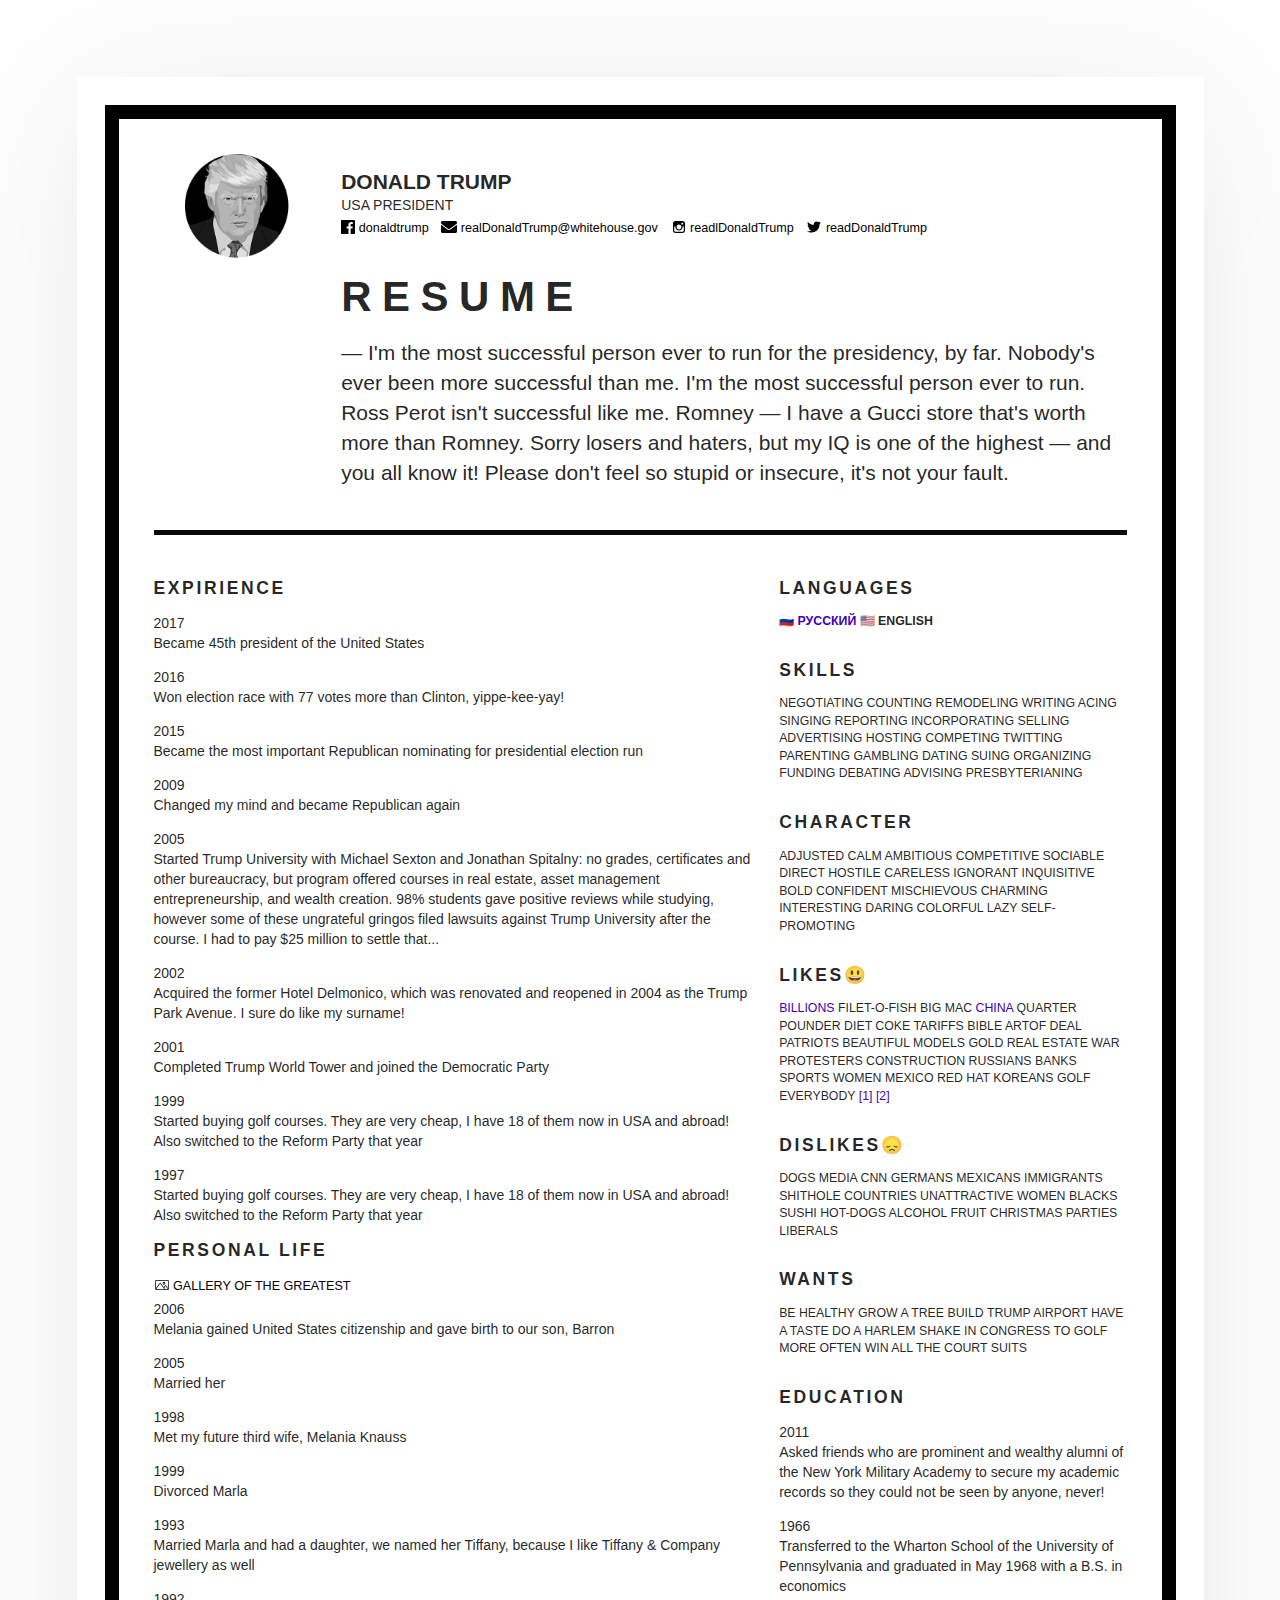
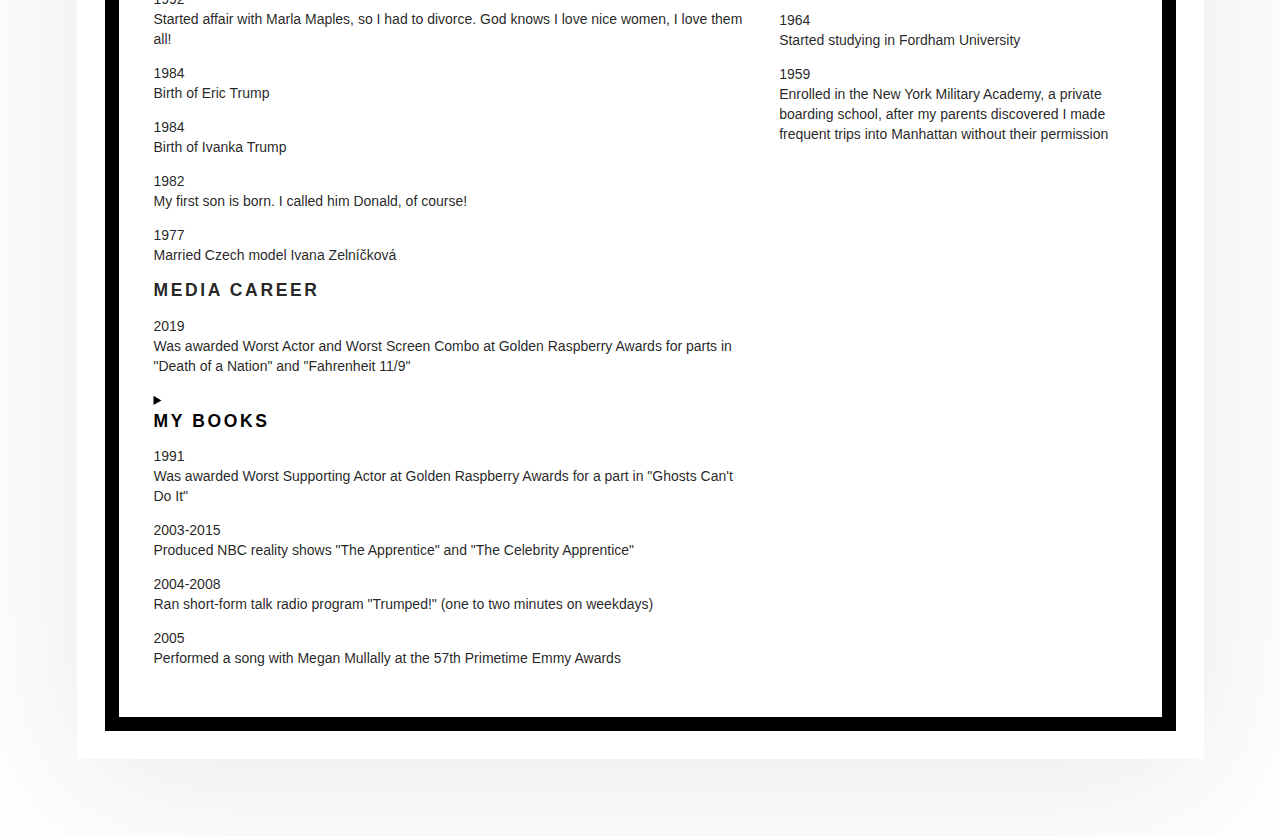
<file: index.html>
<!DOCTYPE html>
<html>
  <head>
      <script async src="https://www.googletagmanager.com/gtag/js?id=UA-135348958-1"></script>
      <script>
        window.dataLayer = window.dataLayer || [];
        function gtag(){dataLayer.push(arguments);}
        gtag('js', new Date());
        gtag('config', 'UA-135348958-1');
      
      </script>
      
      <meta name="description" content="My very own personal website.">
    <meta charset="UTF-8" />
    <meta name="viewport" content="width=device-width, maximum-scale=1.0, minimum-scale=1.0">
    <link rel="stylesheet" type= "text/css" href="base.css">
    <link rel="shortcut icon" href="images/favicon.ico" type="image/x-icon">
    <title>Resume</title>
  </head>
  <body>
    <main>
      <article>
        <div class="page" style="border-color: black;">
          <div class="stackable grid">
            <div class="row">
              <div class="three wide center aligned column">
                  <div class="avatar-wrapper">
                      
                    <object class="avatar" data="images/1.png" role="png" aria-label="My profile picture"></object>
                  
                    </div>
              </div>
              <div class="thirteen wide column">
                <div class="stackable grid">
                  <div class="sixteen wide column">
                    <h1 class="name">Donald Trump</h1>
<div class="job">USA PRESIDENT</div>
<ul class="contacts">
  <li>
    <a href="https://www.fb.com/DonaldTrump" rel="author" class="facebook">
      <svg class="icon" xmlns="http://www.w3.org/2000/svg" viewBox="0 0 448 512"><path d="M448 56.7v398.5c0 13.7-11.1 24.7-24.7 24.7H309.1V306.5h58.2l8.7-67.6h-67v-43.2c0-19.6 5.4-32.9 33.5-32.9h35.8v-60.5c-6.2-.8-27.4-2.7-52.2-2.7-51.6 0-87 31.5-87 89.4v49.9h-58.4v67.6h58.4V480H24.7C11.1 480 0 468.9 0 455.3V56.7C0 43.1 11.1 32 24.7 32h398.5c13.7 0 24.8 11.1 24.8 24.7z"/></svg>
      <span>donaldtrump</span>
    </a>
  </li>
  <li>
    <a href="realDonaldTrump@whitehouse.gov" rel="author" class="mail">
      <svg class="icon" xmlns="http://www.w3.org/2000/svg" viewBox="0 0 512 512"><path d="M502.3 190.8c3.9-3.1 9.7-.2 9.7 4.7V400c0 26.5-21.5 48-48 48H48c-26.5 0-48-21.5-48-48V195.6c0-5 5.7-7.8 9.7-4.7 22.4 17.4 52.1 39.5 154.1 113.6 21.1 15.4 56.7 47.8 92.2 47.6 35.7.3 72-32.8 92.3-47.6 102-74.1 131.6-96.3 154-113.7zM256 320c23.2.4 56.6-29.2 73.4-41.4 132.7-96.3 142.8-104.7 173.4-128.7 5.8-4.5 9.2-11.5 9.2-18.9v-19c0-26.5-21.5-48-48-48H48C21.5 64 0 85.5 0 112v19c0 7.4 3.4 14.3 9.2 18.9 30.6 23.9 40.7 32.4 173.4 128.7 16.8 12.2 50.2 41.8 73.4 41.4z"></path></svg>
      <span>realDonaldTrump@whitehouse.gov</span>
    </a>
  </li>
  <li>
    <a href="https://www.instagram.com/realDonaldTrump/"  rel="author" class="instagram">
      <svg class="icon" viewBox="0 0 20 20">
          <path d="M14.52,2.469H5.482c-1.664,0-3.013,1.349-3.013,3.013v9.038c0,1.662,1.349,3.012,3.013,3.012h9.038c1.662,0,3.012-1.35,3.012-3.012V5.482C17.531,3.818,16.182,2.469,14.52,2.469 M13.012,4.729h2.26v2.259h-2.26V4.729z M10,6.988c1.664,0,3.012,1.349,3.012,3.012c0,1.664-1.348,3.013-3.012,3.013c-1.664,0-3.012-1.349-3.012-3.013C6.988,8.336,8.336,6.988,10,6.988 M16.025,14.52c0,0.831-0.676,1.506-1.506,1.506H5.482c-0.831,0-1.507-0.675-1.507-1.506V9.247h1.583C5.516,9.494,5.482,9.743,5.482,10c0,2.497,2.023,4.52,4.518,4.52c2.494,0,4.52-2.022,4.52-4.52c0-0.257-0.035-0.506-0.076-0.753h1.582V14.52z"></path>
        </svg>
      <span>readlDonaldTrump</span>
    </a>
  </li>
  <li>
    <a href="https://twitter.com/realDonaldTrump" rel="author" class="twitter">
      <svg class="icon" viewBox="0 0 20 20">
          <path  d="M18.258,3.266c-0.693,0.405-1.46,0.698-2.277,0.857c-0.653-0.686-1.586-1.115-2.618-1.115c-1.98,0-3.586,1.581-3.586,3.53c0,0.276,0.031,0.545,0.092,0.805C6.888,7.195,4.245,5.79,2.476,3.654C2.167,4.176,1.99,4.781,1.99,5.429c0,1.224,0.633,2.305,1.596,2.938C2.999,8.349,2.445,8.19,1.961,7.925C1.96,7.94,1.96,7.954,1.96,7.97c0,1.71,1.237,3.138,2.877,3.462c-0.301,0.08-0.617,0.123-0.945,0.123c-0.23,0-0.456-0.021-0.674-0.062c0.456,1.402,1.781,2.422,3.35,2.451c-1.228,0.947-2.773,1.512-4.454,1.512c-0.291,0-0.575-0.016-0.855-0.049c1.588,1,3.473,1.586,5.498,1.586c6.598,0,10.205-5.379,10.205-10.045c0-0.153-0.003-0.305-0.01-0.456c0.7-0.499,1.308-1.12,1.789-1.827c-0.644,0.28-1.334,0.469-2.06,0.555C17.422,4.782,17.99,4.091,18.258,3.266"></path>
        </svg>
      <span>readDonaldTrump</span>
    </a>
  </li>
</ul>
                  </div>
                  <div class="sixteen wide mobile only column">
                    <div class="divider"></div>
                  </div>
                  <div class="sixteen wide column">
                    <h2>Resume</h2>
                    <p>― I'm the most successful person ever to run for the presidency, by far. Nobody's ever been more successful than me. I'm the most successful person ever to run. Ross Perot isn't successful like me. Romney ― I have a Gucci store that's worth more than Romney. Sorry losers and haters, but my IQ is one of the highest ― and you all know it! Please don't feel so stupid or insecure, it's not your fault.
                    </p>
                  </div>
                </div>
              </div>
            </div>
            <div class="row">
              <div class="sixteen wide column">
                <div class="fat divider"></div>
              </div>
            </div>
            <div class="row">
              <div class="ten wide column">
                  <section>
                <ul class="timeline">
                  <h3>EXPIRIENCE</h3>
                    <li>
                      <p>2017</p>
                      <p>Became 45th president of the United States</p>
                    </li>
                    <li>
                        <p>2016</p>
                        <p>Won election race with 77 votes more than Clinton, yippe-kee-yay!</p>
                      </li>
                      <li>
                          <p>2015</p>
                          <p>Became the most important Republican nominating for presidential election run</p>
                        </li>
                        <li>
                            <p>2009</p>
                            <p>Changed my mind and became Republican again</p>
                          </li>
                          <li>
                              <p>2005</p>
                              <p>Started Trump University with Michael Sexton and Jonathan Spitalny: no grades, certificates and other bureaucracy, but program offered courses in real estate, asset management entrepreneurship, and wealth creation. 98% students gave positive reviews while studying, however some of these ungrateful gringos filed lawsuits against Trump University after the course. I had to pay $25 million to settle that...</p>
                            </li>
                            <li>
                                <p>2002</p>
                                <p>Acquired the former Hotel Delmonico, which was renovated and reopened in 2004 as the Trump Park Avenue. I sure do like my surname!</p>
                              </li>
                              <li>
                                  <p>2001</p>
                                  <p>Completed Trump World Tower and joined the Democratic Party</p>
                                </li>
                                <li>
                                    <p>1999</p>
                                    <p>Started buying golf courses. They are very cheap, I have 18 of them now in USA and abroad! Also switched to the Reform Party that year</p>
                                  </li>
                                  <li>
                                      <p>1997</p>
                                      <p>Started buying golf courses. They are very cheap, I have 18 of them now in USA and abroad! Also switched to the Reform Party that year</p>
                                    </li>
                                  
                                  
                                    <h3>PERSONAL LIFE</h3>
                                    <ul class="contacts">
                                    <li>
                                    <a href="gallery.html"  rel="author" class = "gallery">
                                      <svg class="icon" viewBox="0 0 20 20">
                                                    <path d="M18.555,15.354V4.592c0-0.248-0.202-0.451-0.45-0.451H1.888c-0.248,0-0.451,0.203-0.451,0.451v10.808c0,0.559,0.751,0.451,0.451,0.451h16.217h0.005C18.793,15.851,18.478,14.814,18.555,15.354 M2.8,14.949l4.944-6.464l4.144,5.419c0.003,0.003,0.003,0.003,0.003,0.005l0.797,1.04H2.8z M13.822,14.949l-1.006-1.317l1.689-2.218l2.688,3.535H13.822z M17.654,14.064l-2.791-3.666c-0.181-0.237-0.535-0.237-0.716,0l-1.899,2.493l-4.146-5.42c-0.18-0.237-0.536-0.237-0.716,0l-5.047,6.598V5.042h15.316V14.064z M12.474,6.393c-0.869,0-1.577,0.707-1.577,1.576s0.708,1.576,1.577,1.576s1.577-0.707,1.577-1.576S13.343,6.393,12.474,6.393 M12.474,8.645c-0.371,0-0.676-0.304-0.676-0.676s0.305-0.676,0.676-0.676c0.372,0,0.676,0.304,0.676,0.676S12.846,8.645,12.474,8.645"></path>
                                                  </svg>
                                          <span>GALLERY OF THE GREATEST</span>
                                    </a>
                                    </li>
                                    </ul>
                                    
                                    <li>
                                      <p>2006</p>
                                      <p>Melania gained United States citizenship and gave birth to our son, Barron</p>
                                    </li>
                                    <li>
                                      <p>2005</p>
                                      <p>Married her</p>
                                    </li>
                                    <li>
                                      <p>1998</p>
                                      <p>Met my future third wife, Melania Knauss</p>
                                    </li>
                                    <li>
                                      <p>1999</p>
                                      <p>Divorced Marla</p>
                                    </li>
                                    <li>
                                      <p>1993</p>
                                      <p>Married Marla and had a daughter, we named her Tiffany, because I like Tiffany & Company jewellery as well</p>
                                    </li>
                                    <li>
                                      <p>1992</p>
                                      <p>Started affair with Marla Maples, so I had to divorce. God knows I love nice women, I love them all!</p>
                                    </li>
                                    <li>
                                      <p>1984</p>
                                      <p>Birth of Eric Trump</p>
                                    </li>
                                    <li>
                                      <p>1984</p>
                                      <p>Birth of Ivanka Trump</p>
                                    </li>
                                    <li>
                                      <p>1982</p>
                                      <p>My first son is born. I called him Donald, of course!</p>
                                    </li>
                                    <li>
                                      <p>1977</p>
                                      <p>Married Czech model Ivana Zelníčková</p>
                                    </li>
                                    <h3>MEDIA CAREER</h3>
                                    <li>
                                      <p>2019</p>
                                      <p>Was awarded Worst Actor and Worst Screen Combo at Golden Raspberry Awards for parts in "Death of a Nation" and "Fahrenheit 11/9"</p>
                                    </li>
                                    <details>
                                    <summary class="setup"><h3>MY BOOKS</h3>
                                    </summary>
                                    <span class="punchline">
                                    <li>
                                      <p>2015</p>
                                      <p>Published a book "Crippled America: How to Make America Great Again"</p>
                                    </li>
                                    <li>
                                      <p>2011</p>
                                      <p>Published a book "Time to Get Tough: Making America #1 Again" in coauthorship with Wynton Hall, Peter Schweizer and Meredith McIver.
                                          Published a book "Midas Touch: Why Some Entrepreneurs Get Rich – And Why Most Don't" in coauthorship with Robert Kiyosaki.
                                          Published a book "Trump Tower" in coauthorship with Jeffrey Robinson

                                      </p>
                                    </li>
                                    <li>
                                      <p>2009</p>
                                      <p>Published a book "Think Like a Champion: An Informal Education in Business and Life" in coauthorship with Meredith McIver</p>
                                    </li>
                                    <li>
                                      <p>2008</p>
                                      <p>Published a book "Never Give Up: How I Turned My Biggest Challenges into Success" in coauthorship with Meredith McIver</p>
                                    </li>
                                    <li>
                                      <p>2007</p>
                                      <p>Published a book "Think Big and Kick Ass" in coauthorship with Bill Zanker.
                                        Published a book "Why We Want You to Be Rich" in coauthorship with Meredith McIver and Robert Kiyosaki
                                      </p>
                                    </li>
                                    <li>
                                      <p>2006</p>
                                      <p>Published a book "Why We Want You to Be Rich" in coauthorship with Meredith McIver and Robert Kiyosaki.
                                        Published a book "How to Build a Fortune: Your Plan for Success From the World's Most Famous Businessman".
                                        Published a book "The Best Real Estate Advice I Ever Received: 100 Top Experts Share Their Strategies". 
                                        Published a book "Trump 101: The Way to Success" in coauthorship with Meredith McIver
                                      </p>
                                    </li>
                                    <li>
                                      <p>2005</p>
                                      <p>Published a book "The Best Golf Advice I Ever Received". 
                                        Performed a song with Megan Mullally at the 57th Primetime Emmy Awards. 
                                      </p>
                                    </li>
                                    <li>
                                      <p>2004</p>
                                      <p>Published a book "Trump: How to Get Rich" in coauthorship with Meredith McIver. 
                                        Published a book "The Way to the Top: The Best Business Advice I Ever Received". 
                                        Published a book "Think Like a Billionaire: Everything You Need to Know About Success, Real Estate, and Life" in coauthorship with Meredith McIver

                                      </p>
                                    </li>
                                    <li>
                                      <p>2000</p>
                                      <p>Published a book "Trump: The America We Deserve" in coauthorship with Dave Shiflett</p>
                                    </li>
                                    <li>
                                      <p>1997</p>
                                      <p>Published a book "Trump: The Art of the Comeback" in coauthorship with Kate Bohner</p>
                                    </li>
                                    <li>
                                      <p>1990</p>
                                      <p>Published a book "Trump: Surviving at the Top" in coauthorship with Charles Leerhsen</p>
                                    </li>
                                    <li>
                                      <p>1987</p>
                                      <p>Published a book "Trump: The Art of the Deal" in coauthorship with Tony Shwartz</p>
                                    </li>
                                  </span>
                                  
                                  </details>
                                  <li>
                                      <p>1991</p>
                                      <p>Was awarded Worst Supporting Actor at Golden Raspberry Awards for a part in "Ghosts Can't Do It"</p>
                                    </li>
                                    <li>
                                        <p>2003-2015</p>
                                        <p>Produced NBC reality shows "The Apprentice" and "The Celebrity Apprentice"</p>
                                      </li>
                                      <li>
                                          <p>2004-2008</p>
                                          <p>Ran short-form talk radio program "Trumped!" (one to two minutes on weekdays)</p>
                                        </li>
                                        <li>
                                            <p>2005</p>
                                            <p>Performed a song with Megan Mullally at the 57th Primetime Emmy Awards</p>
                                          </li>
                              </ul>
                            </section>
                              
                                    
                </ul>
              </div>
              <div class="six wide column">
                  <section>
                      <h3>Languages</h3>
                      <p class="tags small"> <a href="rus.html" hreflang="ru" rel="alternate" class="language" lang="ru">&#x1f1f7;&#x1f1fa; <span>РУССКИЙ</span></a> <span class="language" lang="en">&#x1f1fa;&#x1f1f8; ENGLISH</span></p>
                    </section>
                    <section>
                      <h3>Skills</h3>
                      <p class="tags small">NEGOTIATING COUNTING REMODELING WRITING ACING SINGING REPORTING INCORPORATING SELLING ADVERTISING HOSTING COMPETING TWITTING PARENTING GAMBLING DATING SUING ORGANIZING FUNDING DEBATING ADVISING PRESBYTERIANING</p>
                    </section>
                    <section>
                      <h3>Character</h3>
                      <p class="tags small">ADJUSTED CALM AMBITIOUS COMPETITIVE SOCIABLE DIRECT HOSTILE CARELESS IGNORANT INQUISITIVE BOLD CONFIDENT MISCHIEVOUS CHARMING INTERESTING DARING COLORFUL LAZY SELF-PROMOTING</p>
                    </section>
                    <section>
                      <h3>Likes&#x1f603;</h3>
                      <p class="tags small"><a href = "https://www.youtube.com/watch?v=u_aLESDql1U" rel = "external" target = "_blank">BILLIONS</a> FILET-O-FISH BIG MAC <a href = "https://www.youtube.com/watch?v=RDrfE9I8_hs" rel = "external" target = "_blank">CHINA</a> 
                        QUARTER POUNDER DIET COKE TARIFFS BIBLE ARTOF DEAL PATRIOTS BEAUTIFUL MODELS GOLD REAL ESTATE WAR PROTESTERS CONSTRUCTION RUSSIANS BANKS SPORTS WOMEN MEXICO RED HAT KOREANS GOLF EVERYBODY 
                         <a href = "https://www.youtube.com/watch?v=0f9ysmciWUk" rel = "external" target = "_blank">[1]</a>
                          <a href = "https://www.youtube.com/watch?v=TTdmKaXAfAs" rel = "external" target = "_blank">[2]</a>
                        </p>
                    </section>
                    <section>
                      <h3>Dislikes&#x1f61e;</h3>
                      <p class="tags small">DOGS MEDIA CNN GERMANS MEXICANS IMMIGRANTS SHITHOLE COUNTRIES UNATTRACTIVE WOMEN BLACKS SUSHI HOT-DOGS ALCOHOL FRUIT CHRISTMAS PARTIES LIBERALS</p>
                    </section>
                    <section>
                      <h3>Wants</h3>
                      <p class="tags small bulleted">BE HEALTHY GROW A TREE BUILD TRUMP AIRPORT HAVE A TASTE DO A HARLEM SHAKE IN CONGRESS TO GOLF MORE OFTEN WIN ALL THE COURT SUITS</p>
                    </section>
                    <section>
                      <ul class = "timeline">
                        <h3>Education</h3>
                        <li>
                            <p>2011</p>
                            <p>Asked friends who are prominent and wealthy alumni of the New York Military Academy to secure my academic records so they could not be seen by anyone, never!</p>
                          </li>
                          <li>
                              <p>1966</p>
                              <p>Transferred to the Wharton School of the University of Pennsylvania and graduated in May 1968 with a B.S. in economics</p>
                            </li>
                            <li>
                                <p>1964</p>
                                <p>Started studying in Fordham University</p>
                              </li>
                              <li>
                                  <p>1959</p>
                                  <p>Enrolled in the New York Military Academy, a private boarding school, after my parents discovered I made frequent trips into Manhattan without their permission</p>
                                </li>
                          
                        
                      </section>
                    </ul>
                      
                <!-- Articles -->
              </div>
            </div>
          </div>
        </div>
      </article>
    </main>
  </body>
</html>
</file>
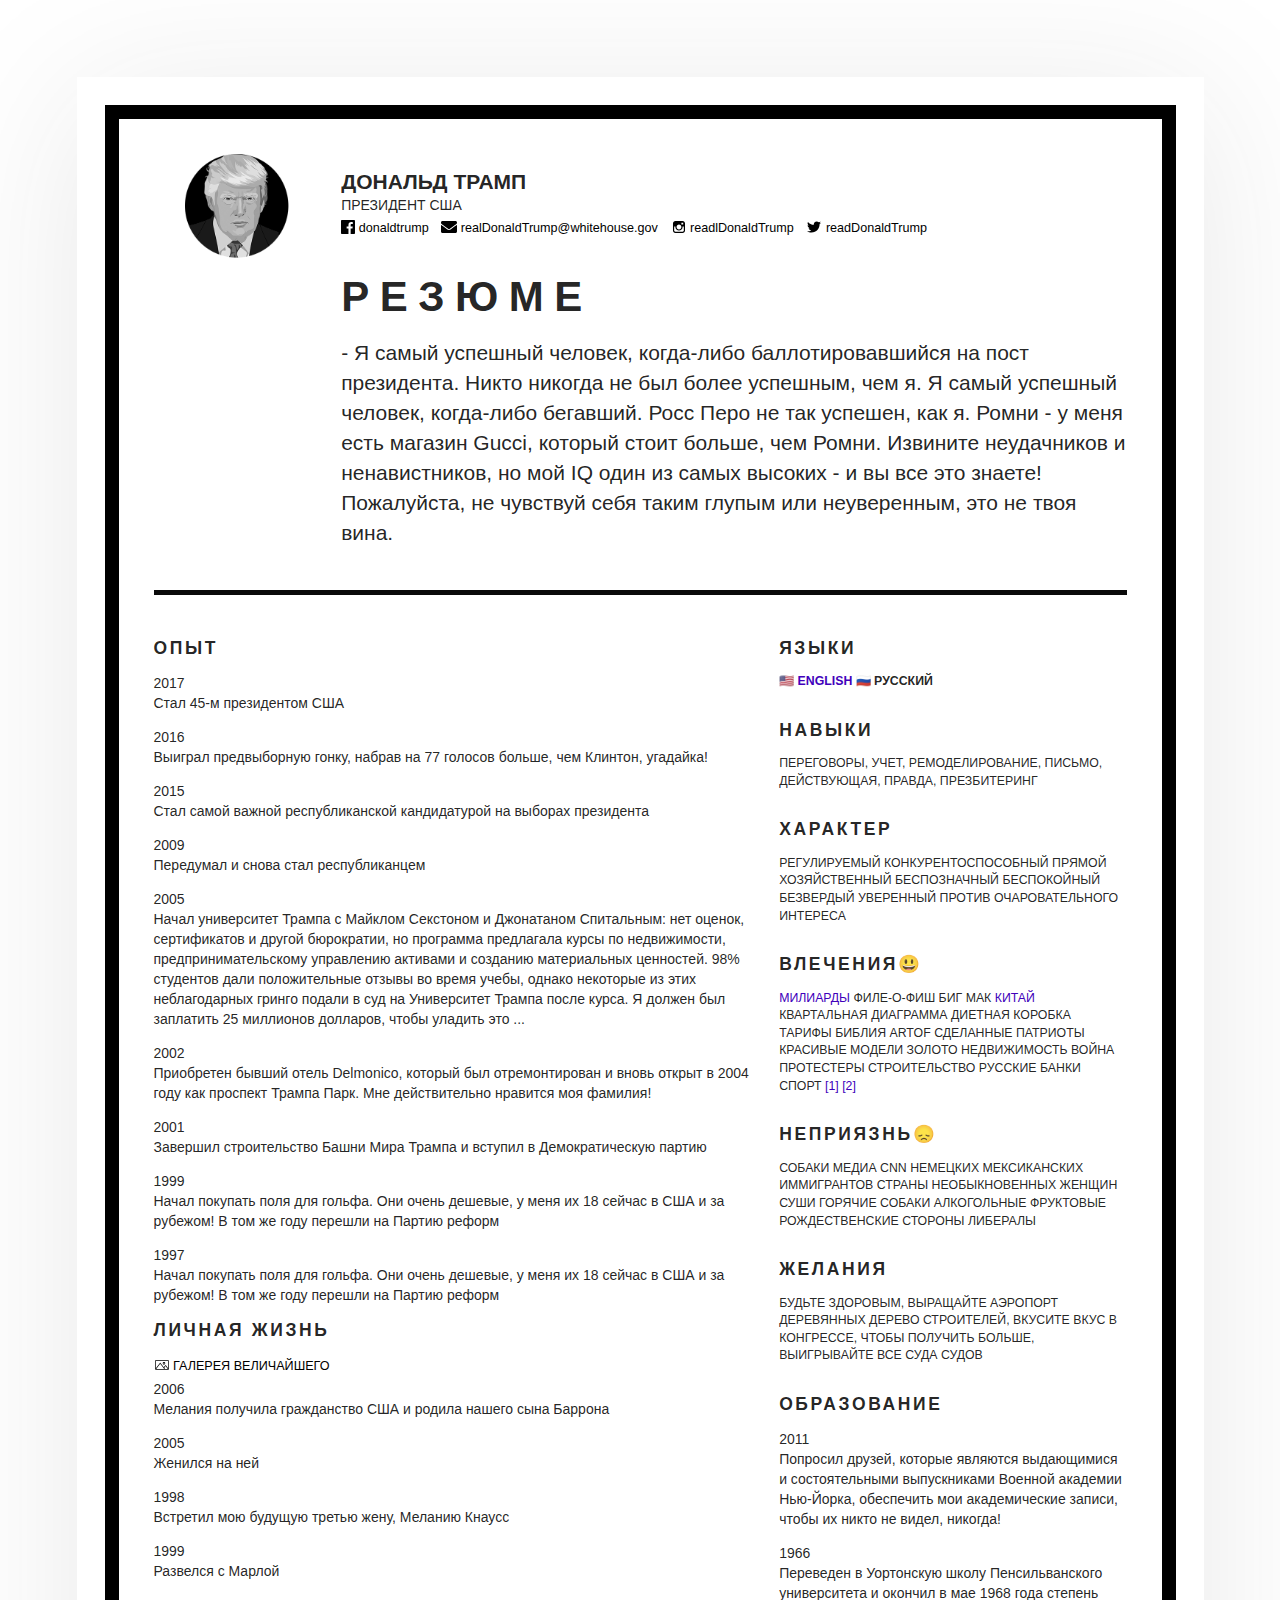
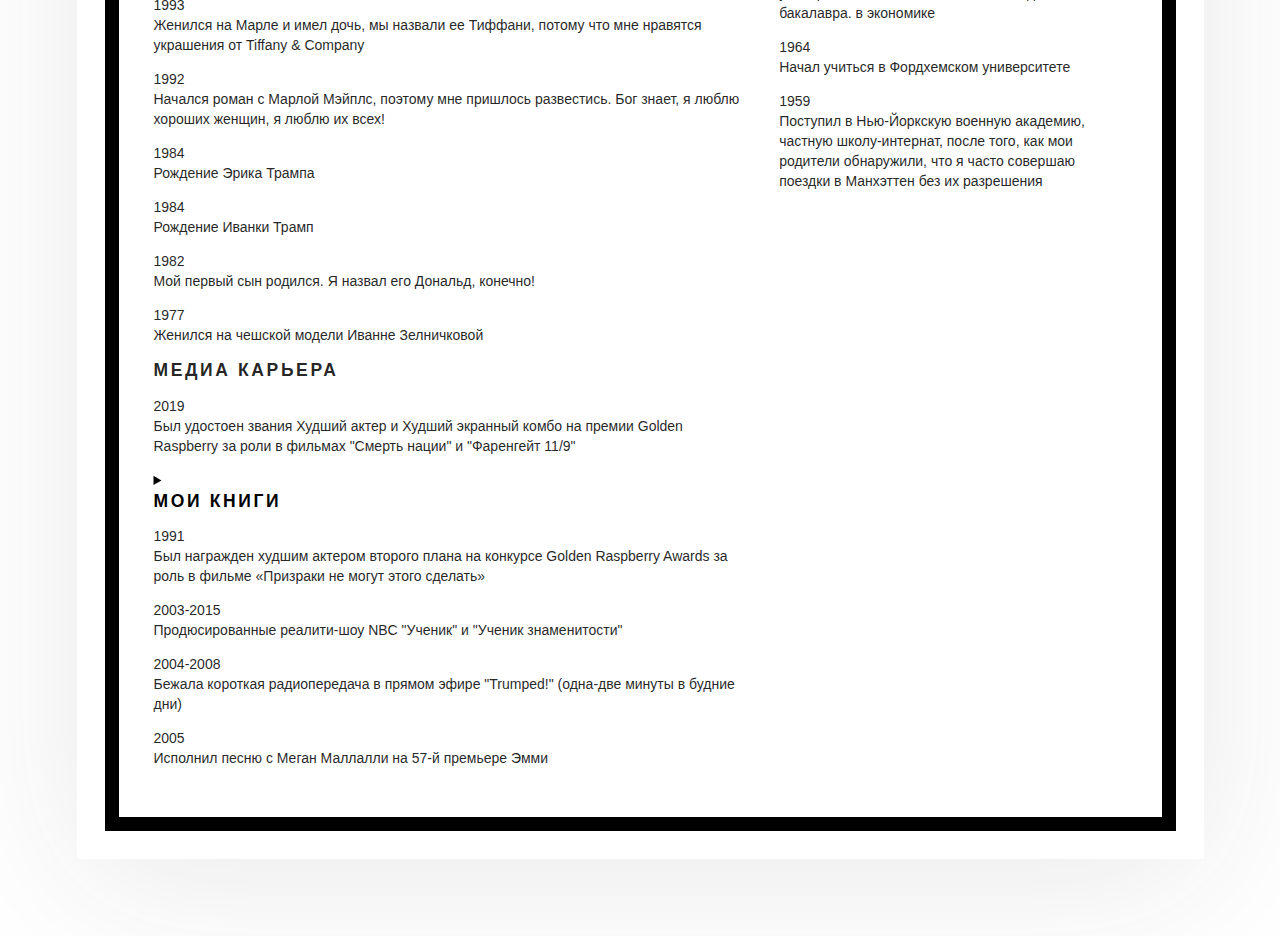
<file: rus.html>
<!DOCTYPE html>
<html>
  <head>
      <script async src="https://www.googletagmanager.com/gtag/js?id=UA-135348958-1"></script>
      <script>
        window.dataLayer = window.dataLayer || [];
        function gtag(){dataLayer.push(arguments);}
        gtag('js', new Date());
        gtag('config', 'UA-135348958-1');
      
      </script>
      
      <meta name="description" content="My very own personal website.">
    <meta charset="UTF-8" />
    <meta name="viewport" content="width=device-width, maximum-scale=1.0, minimum-scale=1.0">
    <link rel="stylesheet" type= "text/css" href="base.css">
	<link rel="shortcut icon" href="images/favicon.ico" type="image/x-icon">
    <title>Резюме</title>
  </head>
  <body>
    <main>
      <article>
        <div class="page" style="border-color: black;">
          <div class="stackable grid">
            <div class="row">
              <div class="three wide center aligned column">
                  <div class="avatar-wrapper">
                      
                    <object class="avatar" data="images/1.png" role="png" aria-label="My profile picture"></object>
                  
                    </div>
              </div>
              <div class="thirteen wide column">
                <div class="stackable grid">
                  <div class="sixteen wide column">
                    <h1 class="name">Дональд Трамп</h1>
<div class="job">ПРЕЗИДЕНТ США</div>
<ul class="contacts">
  <li>
    <a href="https://www.fb.com/DonaldTrump" rel="author" class="facebook">
      <svg class="icon" xmlns="http://www.w3.org/2000/svg" viewBox="0 0 448 512"><path d="M448 56.7v398.5c0 13.7-11.1 24.7-24.7 24.7H309.1V306.5h58.2l8.7-67.6h-67v-43.2c0-19.6 5.4-32.9 33.5-32.9h35.8v-60.5c-6.2-.8-27.4-2.7-52.2-2.7-51.6 0-87 31.5-87 89.4v49.9h-58.4v67.6h58.4V480H24.7C11.1 480 0 468.9 0 455.3V56.7C0 43.1 11.1 32 24.7 32h398.5c13.7 0 24.8 11.1 24.8 24.7z"/></svg>
      <span>donaldtrump</span>
    </a>
  </li>
  <li>
    <a href="realDonaldTrump@whitehouse.gov" rel="author" class="mail">
      <svg class="icon" xmlns="http://www.w3.org/2000/svg" viewBox="0 0 512 512"><path d="M502.3 190.8c3.9-3.1 9.7-.2 9.7 4.7V400c0 26.5-21.5 48-48 48H48c-26.5 0-48-21.5-48-48V195.6c0-5 5.7-7.8 9.7-4.7 22.4 17.4 52.1 39.5 154.1 113.6 21.1 15.4 56.7 47.8 92.2 47.6 35.7.3 72-32.8 92.3-47.6 102-74.1 131.6-96.3 154-113.7zM256 320c23.2.4 56.6-29.2 73.4-41.4 132.7-96.3 142.8-104.7 173.4-128.7 5.8-4.5 9.2-11.5 9.2-18.9v-19c0-26.5-21.5-48-48-48H48C21.5 64 0 85.5 0 112v19c0 7.4 3.4 14.3 9.2 18.9 30.6 23.9 40.7 32.4 173.4 128.7 16.8 12.2 50.2 41.8 73.4 41.4z"></path></svg>
      <span>realDonaldTrump@whitehouse.gov</span>
    </a>
  </li>
  <li>
    <a href="https://www.instagram.com/realDonaldTrump/"  rel="author" class="instagram">
      <svg class="icon" viewBox="0 0 20 20">
          <path d="M14.52,2.469H5.482c-1.664,0-3.013,1.349-3.013,3.013v9.038c0,1.662,1.349,3.012,3.013,3.012h9.038c1.662,0,3.012-1.35,3.012-3.012V5.482C17.531,3.818,16.182,2.469,14.52,2.469 M13.012,4.729h2.26v2.259h-2.26V4.729z M10,6.988c1.664,0,3.012,1.349,3.012,3.012c0,1.664-1.348,3.013-3.012,3.013c-1.664,0-3.012-1.349-3.012-3.013C6.988,8.336,8.336,6.988,10,6.988 M16.025,14.52c0,0.831-0.676,1.506-1.506,1.506H5.482c-0.831,0-1.507-0.675-1.507-1.506V9.247h1.583C5.516,9.494,5.482,9.743,5.482,10c0,2.497,2.023,4.52,4.518,4.52c2.494,0,4.52-2.022,4.52-4.52c0-0.257-0.035-0.506-0.076-0.753h1.582V14.52z"></path>
        </svg>
      <span>readlDonaldTrump</span>
    </a>
  </li>
  <li>
    <a href="https://twitter.com/realDonaldTrump" rel="author" class="twitter">
      <svg class="icon" viewBox="0 0 20 20">
          <path  d="M18.258,3.266c-0.693,0.405-1.46,0.698-2.277,0.857c-0.653-0.686-1.586-1.115-2.618-1.115c-1.98,0-3.586,1.581-3.586,3.53c0,0.276,0.031,0.545,0.092,0.805C6.888,7.195,4.245,5.79,2.476,3.654C2.167,4.176,1.99,4.781,1.99,5.429c0,1.224,0.633,2.305,1.596,2.938C2.999,8.349,2.445,8.19,1.961,7.925C1.96,7.94,1.96,7.954,1.96,7.97c0,1.71,1.237,3.138,2.877,3.462c-0.301,0.08-0.617,0.123-0.945,0.123c-0.23,0-0.456-0.021-0.674-0.062c0.456,1.402,1.781,2.422,3.35,2.451c-1.228,0.947-2.773,1.512-4.454,1.512c-0.291,0-0.575-0.016-0.855-0.049c1.588,1,3.473,1.586,5.498,1.586c6.598,0,10.205-5.379,10.205-10.045c0-0.153-0.003-0.305-0.01-0.456c0.7-0.499,1.308-1.12,1.789-1.827c-0.644,0.28-1.334,0.469-2.06,0.555C17.422,4.782,17.99,4.091,18.258,3.266"></path>
        </svg>
      <span>readDonaldTrump</span>
    </a>
  </li>
</ul>
                  </div>
                  <div class="sixteen wide mobile only column">
                    <div class="divider"></div>
                  </div>
                  <div class="sixteen wide column">
                    <h2>Резюме</h2>
                    <p>- Я самый успешный человек, когда-либо баллотировавшийся на пост президента. Никто никогда не был более успешным, чем я. Я самый успешный человек, когда-либо бегавший. Росс Перо не так успешен, как я. Ромни - у меня есть магазин Gucci, который стоит больше, чем Ромни. Извините неудачников и ненавистников, но мой IQ один из самых высоких - и вы все это знаете! Пожалуйста, не чувствуй себя таким глупым или неуверенным, это не твоя вина.
                    </p>
                  </div>
                </div>
              </div>
            </div>
            <div class="row">
              <div class="sixteen wide column">
                <div class="fat divider"></div>
              </div>
            </div>
            <div class="row">
              <div class="ten wide column">
                  <section>
                <ul class="timeline">
                        <h3> ОПЫТ </h3>
                            <li>
                              <p> 2017 </р>
                              <p> Стал 45-м президентом США </p>
                            </li>
                            <li>
                                <p> 2016 </р>
                                <p> Выиграл предвыборную гонку, набрав на 77 голосов больше, чем Клинтон, угадайка! </p>
                            </li>
                            <li>
                                <p> 2015 </р>
                                <p> Стал самой важной республиканской кандидатурой на выборах президента </p>
                            </li>
                            <li>
                                <p> 2009 </p>
                                <p> Передумал и снова стал республиканцем </p>
                            </li>
                            <li>
                                <p> 2005 </p>
                                <p> Начал университет Трампа с Майклом Секстоном и Джонатаном Спитальным: нет оценок, сертификатов и другой бюрократии, но программа предлагала курсы по недвижимости, предпринимательскому управлению активами и созданию материальных ценностей. 98% студентов дали положительные отзывы во время учебы, однако некоторые из этих неблагодарных гринго подали в суд на Университет Трампа после курса. Я должен был заплатить 25 миллионов долларов, чтобы уладить это ... </p>
                            </li>
                            <li>
                                <p> 2002 </p>
                                <p> Приобретен бывший отель Delmonico, который был отремонтирован и вновь открыт в 2004 году как проспект Трампа Парк. Мне действительно нравится моя фамилия! </p>
                            </li>
                            <li>
                                <p> 2001 </р>
                                <p> Завершил строительство Башни Мира Трампа и вступил в Демократическую партию </p>
                            </li>
                            <li>
                                <p> 1999 </p>
                                <p> Начал покупать поля для гольфа. Они очень дешевые, у меня их 18 сейчас в США и за рубежом! В том же году перешли на Партию реформ </p>
                            </li>
                            <li>
                                <p> 1997 </p>
                                <p> Начал покупать поля для гольфа. Они очень дешевые, у меня их 18 сейчас в США и за рубежом! В том же году перешли на Партию реформ </p>
                            </li>
                                    <h3>ЛИЧНАЯ ЖИЗНЬ</h3>
                                    <ul class="contacts">
                                        <li>
                                        <a href="gallery.html"  rel="author" class = "gallery">
                                          <svg class="icon" viewBox="0 0 20 20">
                                                        <path d="M18.555,15.354V4.592c0-0.248-0.202-0.451-0.45-0.451H1.888c-0.248,0-0.451,0.203-0.451,0.451v10.808c0,0.559,0.751,0.451,0.451,0.451h16.217h0.005C18.793,15.851,18.478,14.814,18.555,15.354 M2.8,14.949l4.944-6.464l4.144,5.419c0.003,0.003,0.003,0.003,0.003,0.005l0.797,1.04H2.8z M13.822,14.949l-1.006-1.317l1.689-2.218l2.688,3.535H13.822z M17.654,14.064l-2.791-3.666c-0.181-0.237-0.535-0.237-0.716,0l-1.899,2.493l-4.146-5.42c-0.18-0.237-0.536-0.237-0.716,0l-5.047,6.598V5.042h15.316V14.064z M12.474,6.393c-0.869,0-1.577,0.707-1.577,1.576s0.708,1.576,1.577,1.576s1.577-0.707,1.577-1.576S13.343,6.393,12.474,6.393 M12.474,8.645c-0.371,0-0.676-0.304-0.676-0.676s0.305-0.676,0.676-0.676c0.372,0,0.676,0.304,0.676,0.676S12.846,8.645,12.474,8.645"></path>
                                                      </svg>
                                              <span>ГАЛЕРЕЯ ВЕЛИЧАЙШЕГО</span>
                                        </a>
                                        </li>
                                        </ul>
                                    <li>
                                      <p>2006</p>
                                      <p>Мелания получила гражданство США и родила нашего сына Баррона</p>
                                    </li>
                                    <li>
                                      <p>2005</p>
                                      <p>Женился на ней</p>
                                    </li>
                                    <li>
                                      <p>1998</p>
                                      <p>Встретил мою будущую третью жену, Меланию Кнаусс</p>
                                    </li>
                                    <li>
                                      <p>1999</p>
                                      <p>Развелся с Марлой</p>
                                    </li>
                                    <li>
                                      <p>1993</p>
                                      <p>Женился на Марле и имел дочь, мы назвали ее Тиффани, потому что мне нравятся украшения от Tiffany & Company </p>
                                    </li>
                                    <li>
                                      <p>1992</p>
                                      <p>Начался роман с Марлой Мэйплс, поэтому мне пришлось развестись. Бог знает, я люблю хороших женщин, я люблю их всех!</p>
                                    </li>
                                    <li>
                                      <p>1984</p>
                                      <p>Рождение Эрика Трампа</p>
                                    </li>
                                    <li>
                                      <p>1984</p>
                                      <p>Рождение Иванки Трамп</p>
                                    </li>
                                    <li>
                                      <p>1982</p>
                                      <p>Мой первый сын родился. Я назвал его Дональд, конечно!</p>
                                    </li>
                                    <li>
                                      <p>1977</p>
                                      <p>Женился на чешской модели Иванне Зелничковой</p>
                                    </li>
                                    <h3>медиа карьера</h3>
                                    <li>
                                      <p>2019</p>
                                      <p>
                                        Был удостоен звания Худший актер и Худший экранный комбо на премии Golden Raspberry за роли в фильмах "Смерть нации" и "Фаренгейт 11/9"</p>
                                    </li>
                                    <details>
                                    <summary class="setup"><h3>Мои книги</h3>
                                    </summary>
                                    <span class="punchline">
                                    <li>
                                      <p>2015</p>
                                      <p>Опубликовал книгу «Искаженная Америка: как снова сделать Америку великой»</p>
                                    </li>
                                    <li>
                                      <p>2011</p>
                                      <p>В соавторстве с Уинтоном Холлом, Питером Швайцером и Мередит Макивер опубликовал книгу «Время стать жестче: снова сделаем Америку №1».
                                        В соавторстве с Робертом Кийосаки опубликовал книгу «Прикосновение Мидаса: почему некоторые предприниматели становятся богатыми, а большинство - нет».
                                        Опубликовал книгу «Башня Трампа» в соавторстве с Джеффри Робинсоном

                                      </p>
                                    </li>
                                    <li>
                                      <p>2009</p>
                                      <p>Published a book "Think Like a Champion: An Informal Education in Business and Life" in coauthorship with Meredith McIver</p>
                                    </li>
                                    <li>
                                      <p>2008</p>
                                      <p>Опубликовал книгу «Никогда не сдавайся: как я превратил свои самые большие испытания в успех» в соавторстве с Мередит Макивер</p>
                                    </li>
                                    <li>
                                      <p>2007</p>
                                      <p>Опубликовал книгу «Думай масштабно и надрать задницу» в соавторстве с Биллом Занкером.
                                        Опубликовал книгу «Почему мы хотим, чтобы вы были богатыми» в соавторстве с Мередит Макивер и Робертом Кийосаки
                                      </p>
                                    </li>
                                    <li>
                                      <p>2006</p>
                                      <p>Опубликовал книгу «Почему мы хотим, чтобы вы были богатыми» в соавторстве с Мередит Макивер и Робертом Кийосаки.
                                        Опубликовал книгу «Как построить удачу: ваш план на успех от самого известного в мире бизнесмена».
                                        Опубликовал книгу «Лучший совет по недвижимости, который я когда-либо получал: 100 лучших экспертов делятся своими стратегиями».
                                        Опубликовал книгу «Трамп 101: путь к успеху» в соавторстве с Мередит Макивер
                                      </p>
                                    </li>
                                    <li>
                                      <p>2005</p>
                                      <p>
                                        Опубликовал книгу «Лучший совет по гольфу, который я когда-либо получал».
                                          Исполнила песню с Меган Маллалли на 57-й премьере Эмми.
                                      </p>
                                    </li>
                                    <li>
                                      <p>2004</p>
                                      <p>
                                        Опубликовал книгу «Трамп: как разбогатеть» в соавторстве с Мередит Макивер. Опубликовал книгу «Путь к вершине: лучший бизнес-совет, который я когда-либо получал».
                                      Опубликовал книгу «Думай как миллиардер: все, что нужно знать об успехе, недвижимости и жизни» в соавторстве с Мередит Макивер

                                      </p>
                                    </li>
                                    <li>
                                      <p>2000</p>
                                      <p>Опубликовал книгу «Трамп: Америка, которую мы заслуживаем» в соавторстве с Дейвом Шифлеттом</p>
                                    </li>
                                    <li>
                                      <p>1997</p>
                                      <p>
                                        Опубликовал книгу «Трамп: искусство возвращения» в соавторстве с Кейт Бонер</p>
                                    </li>
                                    <li>
                                      <p>1990</p>
                                      <p>
                                        Опубликовал книгу «Трамп: выживание на вершине» в соавторстве с Чарльзом Лерхсеном</p>
                                    </li>
                                    <li>
                                      <p>1987</p>
                                      <p>
                                        Опубликовал книгу «Трамп: искусство сделки» в соавторстве с Тони Шварцем</p>
                                    </li>
                                  </span>
                                  
                                  </details>
                                  <li>
                                      <p>1991</p>
                                      <p>Был награжден худшим актером второго плана на конкурсе Golden Raspberry Awards за роль в фильме «Призраки не могут этого сделать»</p>
                                    </li>
                                    <li>
                                        <p>2003-2015</p>
                                        <p>Продюсированные реалити-шоу NBC "Ученик" и "Ученик знаменитости"</p>
                                      </li>
                                      <li>
                                          <p>2004-2008</p>
                                          <p>Бежала короткая радиопередача в прямом эфире "Trumped!" (одна-две минуты в будние дни)</p>
                                        </li>
                                        <li>
                                            <p>2005</p>
                                            <p>Исполнил песню с Меган Маллалли на 57-й премьере Эмми</p>
                                          </li>
                              </ul>
                            </section>
                              
                                    
                </ul>
              </div>
              <div class="six wide column">
                  <section>
                      <h3>языки</h3>
                      <p class="tags small"> <a href="index.html" hreflang="en"  class="language" lang="en">&#x1f1fa;&#x1f1f8; <span>ENGLISH</span></a> <span class="language" lang="ru" >&#x1f1f7;&#x1f1fa; РУССКИЙ</span></p>
                    </section>
                    <section>
                      <h3>Навыки</h3>
                      <p class="tags small">ПЕРЕГОВОРЫ, УЧЕТ, РЕМОДЕЛИРОВАНИЕ, ПИСЬМО, ДЕЙСТВУЮЩАЯ, ПРАВДА, ПРЕЗБИТЕРИНГ</p>
                    </section>
                    <section>
                      <h3>Характер</h3>
                      <p class="tags small">РЕГУЛИРУЕМЫЙ КОНКУРЕНТОСПОСОБНЫЙ ПРЯМОЙ ХОЗЯЙСТВЕННЫЙ БЕСПОЗНАЧНЫЙ БЕСПОКОЙНЫЙ БЕЗВЕРДЫЙ УВЕРЕННЫЙ ПРОТИВ ОЧАРОВАТЕЛЬНОГО ИНТЕРЕСА</p>
                    </section>
                    <section>
                      <h3>Влечения&#x1f603;</h3>
                      <p class="tags small"><a href = "https://www.youtube.com/watch?v=u_aLESDql1U" rel = "external" target = "_blank">МИЛИАРДЫ</a> ФИЛЕ-О-ФИШ БИГ МАК <a href = "https://www.youtube.com/watch?v=RDrfE9I8_hs" rel = "external" target = "_blank">КИТАЙ</a> 
                        КВАРТАЛЬНАЯ ДИАГРАММА ДИЕТНАЯ КОРОБКА ТАРИФЫ БИБЛИЯ ARTOF СДЕЛАННЫЕ ПАТРИОТЫ КРАСИВЫЕ МОДЕЛИ ЗОЛОТО НЕДВИЖИМОСТЬ ВОЙНА ПРОТЕСТЕРЫ СТРОИТЕЛЬСТВО РУССКИЕ БАНКИ СПОРТ 
                         <a href = "https://www.youtube.com/watch?v=0f9ysmciWUk" rel = "external" target = "_blank">[1]</a>
                          <a href = "https://www.youtube.com/watch?v=TTdmKaXAfAs" rel = "external" target = "_blank">[2]</a>
                        </p>
                    </section>
                    <section>
                      <h3>Неприязнь&#x1f61e;</h3>
                      <p class="tags small">
                        СОБАКИ МЕДИА CNN НЕМЕЦКИХ МЕКСИКАНСКИХ ИММИГРАНТОВ СТРАНЫ НЕОБЫКНОВЕННЫХ ЖЕНЩИН СУШИ ГОРЯЧИЕ СОБАКИ АЛКОГОЛЬНЫЕ ФРУКТОВЫЕ РОЖДЕСТВЕНСКИЕ СТОРОНЫ ЛИБЕРАЛЫ</p>
                    </section>
                    <section>
                      <h3>Желания</h3>
                      <p class="tags small bulleted">БУДЬТЕ ЗДОРОВЫМ, ВЫРАЩАЙТЕ АЭРОПОРТ ДЕРЕВЯННЫХ ДЕРЕВО СТРОИТЕЛЕЙ, ВКУСИТЕ ВКУС В КОНГРЕССЕ, ЧТОБЫ ПОЛУЧИТЬ БОЛЬШЕ, ВЫИГРЫВАЙТЕ ВСЕ СУДА СУДОВ</p>
                    </section>
                    <section>
                      <ul class = "timeline">
                        <h3>Образование</h3>
                        <li>
                            <p>2011</p>
                            <p>Попросил друзей, которые являются выдающимися и состоятельными выпускниками Военной академии Нью-Йорка, обеспечить мои академические записи, чтобы их никто не видел, никогда!</p>
                          </li>
                          <li>
                              <p>1966</p>
                              <p>Переведен в Уортонскую школу Пенсильванского университета и окончил в мае 1968 года степень бакалавра. в экономике</p>
                            </li>
                            <li>
                                <p>1964</p>
                                <p>Начал учиться в Фордхемском университете</p>
                              </li>
                              <li>
                                  <p>1959</p>
                                  <p>
                                    Поступил в Нью-Йоркскую военную академию, частную школу-интернат, после того, как мои родители обнаружили, что я часто совершаю поездки в Манхэттен без их разрешения</p>
                                </li>
                          
                        
                      </section>
                    </ul>
                      
                <!-- Articles -->
              </div>
            </div>
          </div>
        </div>
      </article>
    </main>
  </body>
</html>
</file>
<file: base.css>
::-moz-selection {
  background: yellow;
}
::selection {
  background: yellow;
}
*,
*:before,
*:after {
  box-sizing: inherit;
}
html {
  font-size: 14px;
  -webkit-text-size-adjust: 100%;
  text-size-adjust: 100%;
  box-sizing: border-box;
  
}
html,
body {
  margin: 0;
  line-height: 1.4285em;
  color: rgba(0, 0, 0, 0.87);
}
body {
  font-family: -apple-system, BlinkMacSystemFont, "Segoe UI", Roboto,
    Oxygen-Sans, Ubuntu, Cantarell, "Helvetica Neue", sans-serif;
    
}
h1,
h2,
h3,
h4,
h5 {
  line-height: 1.28571429em;
  margin: 0 0 1rem 0;
  font-weight: bold;
  padding: 0;
}
h1:last-child,
h2:last-child,
h3:last-child,
h4:last-child,
h5:last-child {
  margin-bottom: 0;
}
h1,
h2,
h3 {
  text-transform: uppercase;
}
h1 {
  font-weight: 900;
  font-size: 1.5rem;
  margin-bottom: 0;
}
h2 {
  font-weight: 900;
  font-size: 3rem;
  letter-spacing: 0.25em;
}
h2 + p {
  font-weight: 300;
  font-size: 1.5rem;
  margin-bottom: 0.25em;
}
h3 {
  font-weight: 700;
  font-size: 1.25rem;
  letter-spacing: 0.15em;
}
h4 {
  font-size: 1.125rem;
}
h5 {
  font-size: 1rem;
}
h6 {
  font-size: 0.75rem;
  letter-spacing: 0.15em;
  text-transform: uppercase;
  margin: 0 0 1em 0;
}
section {
  padding: 1em 0;
}
p {
  margin: 0 0 1em;
  line-height: 1.4285em;
}
p:first-child {
  margin-top: 0;
}
p:last-child {
  margin-bottom: 0;
}
strong {
  font-weight: 600;
}
small {
  font-size: 80%;
}
ul, ol {
  list-style: none outside none;
  padding-left: 1.5em;
}
ol {
  counter-reset: ol-counter;
}
li {
  list-style: none outside none;
}
ul > li:before {
  content: "●";
  font-family: "Arial";
  float: left;
  width: 1.5em;
  margin-left: -1.5em;
  text-align: center;
}
ol > li:before {
  content: counter(ol-counter);
  counter-increment: ol-counter;
  float: left;
  width: 1rem;
  border-radius: 2px;
  background: transparent;
  color: inherit;
  font-weight: bold;
  font-size: 0.7em;
  font-family: inherit;
  display: flex;
  align-items: center;
  justify-content: center;
  margin-left: calc(-1.5rem + 0.4285rem / 2);
}
ol.inverted > li:before {
  background: black;
  color: white;
  font-weight: normal;
  height: 1rem;
  line-height: 1rem;
  margin-top: calc(0.4285rem / 2);
}
a {
  color: rgb(65, 0, 187);
  background-color: transparent;
  text-decoration: none;
  
}
a[rel="external"]:not(.label):hover,
a.language:hover span {
  text-decoration: none;
  opacity: 0.7;
}

/* Prevent `sub` and `sup` elements from affecting the line height in all browsers */
sub,
sup {
  font-size: 75%;
  line-height: 0;
  position: relative;
  vertical-align: baseline;
}
sub {
  bottom: -0.25em;
}
sup {
  top: -0.5em;
}

/* Remove the border on images inside links in IE 10 */
img {
  border-style: none;
}

/* Change the font styles in all browsers, remove the margin in Firefox and Safari */
button,
input {
  font-family: inherit;
  font-size: 100%;
  line-height: 1.15;
  margin: 0;
}

/* Show the overflow in IE and Edge */
button,
input {
  overflow: visible;
}

/* Remove the inheritance of text transform in Edge, Firefox, and IE */
button {
  text-transform: none;
}

/* Correct the inability to style clickable types in iOS and Safari	*/
button,
[type="button"] {
  -webkit-appearance: button;
  appearance: button;
}

/* Remove the inner border and padding in Firefox	*/
button::-moz-focus-inner,
[type="button"]::-moz-focus-inner {
  border-style: none;
  padding: 0;
}

/* Restore the focus styles unset by the previous rule */
button:-moz-focusring,
[type="button"]:-moz-focusring {
  outline: 1px dotted ButtonText;
}

/* Add the correct box sizing in IE 10, remove the padding in IE 10 */
[type="checkbox"] {
  box-sizing: border-box;
  padding: 0;
}

/* Utiltities */
.nowrap {
  white-space: nowrap;
}

/* Article */
article {
  max-width: 100%;
  margin-left: auto;
  margin-right: auto;
}
@media only screen and (min-width: 768px) and (max-width: 991px) {
  article {
    width: 723px;
    margin-top: calc((100% - 723px) / 2);
    margin-bottom: calc((100% - 723px) / 2);
  }
}
@media only screen and (min-width: 992px) and (max-width: 1199px) {
  article {
    width: 933px;
    margin-top: calc((100% - 933px) / 2);
    margin-bottom: calc((100% - 933px) / 2);
  }
}
@media only screen and (min-width: 1200px) {
  article {
    width: 1127px;
    margin-top: calc((100% - 1127px) / 2);
    margin-bottom: calc((100% - 1127px) / 2);
  }
}

/* Page */
.page {
  position: relative;
  padding: 3em;
  background:white;
  box-shadow: 0 20px 150px 0 rgba(37, 39, 41, 0.1);
  transition: box-shadow 0.2s linear;
}
.page[style^="border-color"] {
  padding: 4.5em;
}
.page[style^="border-color"]:before {
  content: " ";
  display: block;
  position: absolute;
  left: 2em;
  top: 2em;
  right: 2em;
  bottom: 2em;
  border-color: inherit;
  border-width: 1em;
  border-style: solid;
  pointer-events: none;
  transition: border-color 0.2s ease-in-out;
}
@media only screen {
  .page:hover {
    box-shadow: 0 10px 100px 0 rgba(34, 36, 38, 0.3);
  }
}
@media only screen and (max-width: 767px) {
  .page,
  .page[style^="border-color"] {
    padding: 0;
  }
  .page[style^="border-color"]:before {
    display: none;
  }
}

/**
 * # Semantic UI - 2.4.2
 * https://github.com/Semantic-Org/Semantic-UI
 * https://www.semantic-ui.com/
 * Copyright 2014 Contributors
 * Released under the MIT license
 * https://opensource.org/licenses/MIT
 */
.grid {
  display: flex;
  flex-direction: row;
  flex-wrap: wrap;
  align-items: stretch;
  padding: 0;
  /**
   * Temporary hack to be sure avatar
   * is rendered on print preview
   */
  display: block !important;
}
.grid .grid {
  margin-left: -1em;
  margin-right: -1em;
}

/* Rows */
.grid > .row {
  position: relative;
  display: flex;
  flex-direction: row;
  flex-wrap: wrap;
  justify-content: inherit;
  align-items: stretch;
  width: 100% !important;
  padding: 0rem;
  padding-top: 1rem;
  padding-bottom: 1rem;
}

/* Columns */
/* Standard 16 column */
.grid > .column:not(.row),
.grid > .row > .column {
  position: relative;
  display: inline-block;
  width: 6.25%;
  padding-left: 1rem;
  padding-right: 1rem;
  vertical-align: top;
}
.grid > * {
  padding-left: 1rem;
  padding-right: 1rem;
}

/* Columns */
/* Vertical padding when no rows */
.grid > .column:not(.row) {
  padding-top: 1rem;
  padding-bottom: 1rem;
}
.grid > .row > .column {
  margin-top: 0;
  margin-bottom: 0;
}

/* Assume full width with one column */
.grid > .column:only-child,
.grid > .row > .column:only-child {
  width: 100%;
}

/* Column Width */
.grid > .row > [class*="one wide"].column,
.grid > .column.row > [class*="one wide"].column,
.grid > [class*="one wide"].column,
.column.grid > [class*="one wide"].column {
  width: 6.25% !important;
}
.grid > .row > [class*="two wide"].column,
.grid > .column.row > [class*="two wide"].column,
.grid > [class*="two wide"].column,
.column.grid > [class*="two wide"].column {
  width: 12.5% !important;
}
.grid > .row > [class*="three wide"].column,
.grid > .column.row > [class*="three wide"].column,
.grid > [class*="three wide"].column,
.column.grid > [class*="three wide"].column {
  width: 18.75% !important;
  
}
.grid > .row > [class*="four wide"].column,
.grid > .column.row > [class*="four wide"].column,
.grid > [class*="four wide"].column,
.column.grid > [class*="four wide"].column {
  width: 25% !important;
}
.grid > .row > [class*="five wide"].column,
.grid > .column.row > [class*="five wide"].column,
.grid > [class*="five wide"].column,
.column.grid > [class*="five wide"].column {
  width: 31.25% !important;
}
.grid > .row > [class*="six wide"].column,
.grid > .column.row > [class*="six wide"].column,
.grid > [class*="six wide"].column,
.column.grid > [class*="six wide"].column {
  width: 37.5% !important;
}
.grid > .row > [class*="seven wide"].column,
.grid > .column.row > [class*="seven wide"].column,
.grid > [class*="seven wide"].column,
.column.grid > [class*="seven wide"].column {
  width: 43.75% !important;
}
.grid > .row > [class*="eight wide"].column,
.grid > .column.row > [class*="eight wide"].column,
.grid > [class*="eight wide"].column,
.column.grid > [class*="eight wide"].column {
  width: 50% !important;
}
.grid > .row > [class*="nine wide"].column,
.grid > .column.row > [class*="nine wide"].column,
.grid > [class*="nine wide"].column,
.column.grid > [class*="nine wide"].column {
  width: 56.25% !important;
}
.grid > .row > [class*="ten wide"].column,
.grid > .column.row > [class*="ten wide"].column,
.grid > [class*="ten wide"].column,
.column.grid > [class*="ten wide"].column {
  width: 62.5% !important;
}
.grid > .row > [class*="eleven wide"].column,
.grid > .column.row > [class*="eleven wide"].column,
.grid > [class*="eleven wide"].column,
.column.grid > [class*="eleven wide"].column {
  width: 68.75% !important;
}
.grid > .row > [class*="twelve wide"].column,
.grid > .column.row > [class*="twelve wide"].column,
.grid > [class*="twelve wide"].column,
.column.grid > [class*="twelve wide"].column {
  width: 75% !important;
}
.grid > .row > [class*="thirteen wide"].column,
.grid > .column.row > [class*="thirteen wide"].column,
.grid > [class*="thirteen wide"].column,
.column.grid > [class*="thirteen wide"].column {
  width: 81.25% !important;
}
.grid > .row > [class*="fourteen wide"].column,
.grid > .column.row > [class*="fourteen wide"].column,
.grid > [class*="fourteen wide"].column,
.column.grid > [class*="fourteen wide"].column {
  width: 87.5% !important;
}
.grid > .row > [class*="fifteen wide"].column,
.grid > .column.row > [class*="fifteen wide"].column,
.grid > [class*="fifteen wide"].column,
.column.grid > [class*="fifteen wide"].column {
  width: 93.75% !important;
}
.grid > .row > [class*="sixteen wide"].column,
.grid > .column.row > [class*="sixteen wide"].column,
.grid > [class*="sixteen wide"].column,
.column.grid > [class*="sixteen wide"].column {
  width: 100% !important;
}

/* Center Aligned */
[class*="center aligned"].grid > .column,
[class*="center aligned"].grid > .row > .column,
.grid > [class*="center aligned"].row > .column,
.grid > [class*="center aligned"].column.column,
.grid > .row > [class*="center aligned"].column.column {
  text-align: center;
}

/* Stackable */
@media only screen and (max-width: 767px) {
  .stackable.grid > .row > .wide.column,
  .stackable.grid > .wide.column,
  .stackable.grid > .column.grid > .column,
  .stackable.grid > .column.row > .column,
  .stackable.grid > .row > .column,
  .stackable.grid > .column:not(.row),
  .grid > .stackable.row > .column {
    width: 100% !important;
    padding: 1em !important;
  }
}

/* Mobile only column */
[class*="mobile only"].grid,
.grid > [class*="mobile only"].row,
.grid > [class*="mobile only"].column,
.grid > .row > [class*="mobile only"].column {
  display: none;
}
@media only screen and (max-width: 767px) {
  [class*="mobile only"].grid,
  .grid > [class*="mobile only"].row,
  .grid > [class*="mobile only"].column,
  .grid > .row > [class*="mobile only"].column {
    display: block;
  }
}

/* Avatar */
.avatar-wrapper {
  
  padding: 0 1em;
  display: flex;
  align-items: center;
  justify-content: center;
  
  
  

}
.avatar {

  position: relative;
  max-width: 15rem;
  display: block;
  flex: 1 0 auto;
  width: 100%;
 
}


@media only screen and (max-width: 1199px) {
  .avatar-wrapper {
    padding: 0;
  }
}

/* Divider */
.divider {
  border-top: 1px solid rgba(222, 222, 222, 1);
}
.divider.fat {
  border-top: 0.3571428571428571em solid rgba(10, 10, 10, 1);
  width: 100%;
}

/* Language */
.language {
  font-weight: 600;
  white-space: nowrap;
}

/* Labels */
.labels > .label {
  background-color: #e8e8e8;
  border-radius: 0.28571429rem;
  color: rgba(0, 0, 0, 0.6);
  cursor: pointer;
  display: block;
  float: left;
  font-size: 0.78571429rem;
  font-weight: 600;
  line-height: 1;
  margin-bottom: 0.5em;
  padding: 0.5833em 0.833em;
  transition: background 0.1s ease;
  -webkit-transition: background 0.1s ease;
}
.labels > .label:hover {
  background-color: #e0e0e0;
  color: rgba(0, 0, 0, 0.8);
}
.labels > .label:not(:last-child) {
  margin-right: 0.5em;
}

/* Job */
.job {
  margin-bottom: 0.25rem;
}

/* Contacts */
.contacts {
  list-style: none outside none;
  display: flex;
  flex-wrap: wrap;
  padding: 0;
  margin-top: 0;
  margin-bottom: 0;
  white-space: nowrap;
  font-size: 0.9em;
  font-weight: 400;
}
.contacts li {
  margin-bottom: 0.25rem;
  margin-right: 1em;
}
.contacts li:before {
  display: none;
}
.contacts li a {
  color: black;
  transition: color 0.2s ease-in-out;
}
.contacts li a.facebook:hover {
  color: #3b5998;
}

.contacts li a.mail:hover {
  color: dimgrey;
}
.contacts li a.gallery:hover{
  background: linear-gradient(45deg, #18a323 0%,#b629aa 25%,#dc2743 50%,#8ba013 75%,#18bc4f 100%);
  -webkit-background-clip: text;
  -webkit-text-fill-color: transparent;
  color:#772bb4;
}

.contacts li a.instagram:hover {
  background: linear-gradient(45deg, #f09433 0%,#e6683c 25%,#dc2743 50%,#cc2366 75%,#bc1888 100%);
  -webkit-background-clip: text;
  -webkit-text-fill-color: transparent;
  color:#e6683c;
  
}
.contacts li a.twitter:hover {
  color: rgb(104, 225, 255);
  
}

.contacts li a .icon {
  fill: currentColor;
  height: 1.1428rem;
  vertical-align: text-bottom;
}

@media only screen and (max-width: 767px) {
  .name,
  .job,
  .contacts {
    text-align: center;
  }
  .contacts li {
    margin-right: 0;
  }
}
@media only screen and (max-width: 1199px) {
  .contacts {
    margin-top: 1em;
    flex-direction: column;
  }
}

/* Native <details> element styling */
details {
  display: block;
}
details > summary::-webkit-details-marker {
  margin-left: 0.25em;
  margin-right: 0.25em;
}
details > summary {
  display: list-item;
  cursor: pointer;
}
details > div {
  margin-top: 0.5em;
}
details > div:after {
  content: " ";
  clear: both;
  display: block;
}

/* Alternative to <details> compatible with Safari */
.details > input {
  -webkit-appearance: none;
  -moz-appearance: none;
  appearance: none;
  border: none;
  border-radius: 0;
  background: none;
  transition: 0.2s;
}
.details > input:after {
  content: " ";
  border-top: 0.35em solid transparent;
  border-bottom: 0.35em solid transparent;
  border-left: 0.5em solid black;
  position: relative;
  width: 0.5em;
  height: 0.7em;
}
.details > input:checked {
  transform: rotate(90deg);
}
.details > label.summary {
  cursor: pointer;
  display: inline-block;
}
.details > input:checked ~ div {
  display: block;
}
.details > div {
  display: none;
}
.details > div.labels {
  margin-top: 0.5em;
}
.details > div:after {
  content: " ";
  clear: both;
  display: block;
}

/* Details as a list item */
details {
  
  color:black;
}
.punchline p
{
  margin:0;
}
.punchline li
{
  margin-bottom: 1em;
}
summary {

  cursor: pointer;
  outline: none;
  margin-bottom:1rem;

}

details[open] summary {
  opacity: 0.5;
	animation-name: fadeOut;
  animation-duration: 150ms;
}

details span {
  display: block;
  background-color: rgb(235, 232, 232);
  border-radius: 0.3rem;
  padding-left:0.3rem;
  color:rgb(48, 47, 47);
}

@keyframes tinyGrow {
	0% {
    font-size: 0;
    opacity: 0;
  }
  50%
  {
    font-size:0.5em;
    opacity:0;
  }
  70%
  {
    font-size: 0.7em;
    opacity: 0;
  }
  85%{
    font-size: 0.85em;
    opacity:0;
  }
	100% {
    font-size: 1em;
    opacity: 0;
	}
}

@keyframes fadeIn {
  0% {
    opacity: 0;
  }
  50%
  {
    opacity:0.5;
  }
  70%
  {
    opacity: 0.7;
  }
  85%
  {
    opacity: 0.85;
  }
	100% {
		opacity: 1;
	}
}

@keyframes fadeOut {
  0% {
    opacity: 1;
  }
	100% {
		opacity: 0.5;
	}
}

details span {
	animation-name: tinyGrow, fadeIn;
  animation-duration: 350ms, 200ms;
  animation-delay: 0ms, 200ms;
}

li.details {
  list-style-type: none;
}
li.details:before {
  display: none;
}
li.details > input {
  float: left;
  margin-left: -1.5em;
  width: 1.5em;
  display: inline-flex;
  align-items: center;
  justify-content: center;
  flex: 0 0 auto;
  height: 1.4285em;
}

/* Highlighted list item */
li.highlighted {
  padding: 0.5em;
  background: rgba(0,0,0,0.04);
  border-radius: 4px;
}

/* Bordered list item */
li.bordered {
  border: 1px solid rgba(0,0,0,0.125);
  border-radius: 4px;
  padding: 0.5em;
  transition: all 0.2s linear;
}
li.bordered:hover {
  background: #fafafa;
}
li.bordered > ul > li.details > div,
li.bordered > ul > details > div {
  padding: 0.5em 0.5em 0 2em;
  border-top: 1px solid rgb(224, 224, 224);
  margin-top: 0.5em;
  margin-left: -2em;
  margin-right: -0.5em;
}

/* Timeline */
.timeline {
  list-style: none outside none;
  padding: 0;
  margin: 0;
}
.timeline:not(:last-child) {
  margin-bottom: 1em;
}
.timeline > li:before {
  display: none;
}
.timeline > li:not(:last-child) {
  margin-bottom: 1em;
}
.timeline > li p {
  margin: 0;
}

/* Tags */
.tags.small {
  font-size: 0.88em;
}
.tags.bulleted .tag:not(:last-child):after {
  content: "●";
  display: inline-block;
  font-family: "Arial";
  font-size: 1rem;
  margin: 0 0.25em 0 0.25em;
}

/* Print */
@media print {
  .page,
  .page[style] {
    padding: 0;
    box-shadow: none;
    border-color: transparent !important;
  }
  .grid {
    display: block;
  }
  .avatar-wrapper {
    padding: 0;
  }
  .contacts {
    margin-top: 1em;
  }
  .contacts li a.website {
    display: block;
  }
  .credits {
    display: none;
  }
}

/* Color */
.color {
  cursor: pointer;
  white-space: nowrap;
  background: inherit;
  color: inherit;
  font: inherit;
  border: none;
  margin: 0;
  padding: 0;
}
.color:before {
  content: " ";
  display: inline-block;
  border-radius: 100%;
  margin: 0.27em;
  height: 0.88em;
  width: 0.88em;
  vertical-align: top;
  position: relative;
}
.color.midnightblue:before {
  background-color: midnightblue;
}
.color.chartreuse:before {
  background-color: chartreuse;
}

/* Audio button */
button.audio {
  cursor: pointer;
  background: inherit;
  font: inherit;
  border: none;
  margin: 0;
  padding: 0;
}
button.audio svg {
  height: 16px;
  width: 16px;
  vertical-align: text-top;
}

/* Resume */
#resume {
  color: inherit;
  transition: 0.2s;
  opacity: 0.75;
  padding: 0 0.25em 0.25em 0.25em;
  margin-left: -0.25em;
  display: inline-block;
}
#resume:hover {
  opacity: 1;
}
#resume .dots {
  background: #808080;
  color: white;
  padding: 0 0.2em;
  border-radius: 3px;
  height: 1em;
  line-height: 1em;
  margin-top: 0.2857142857em;
  float: left;
  margin-right: 0.2857142857em;
}
#resume .dots .dot {
  float: left;
  height: 0.42857142857em;
  width: 0.42857142857em;
  background: white;
  border-radius: 100%;
  margin-top: 0.2857142857em;
  vertical-align: top;
}
#resume .dots .dot:not(:last-child) {
  margin-right: 0.2142857em;
}

/* Dialog */
dialog {
  display: none;
  height: 100%;
  width: 100%;
  z-index: 3;
  padding: 0;
  border: none;
  margin: 0;
  position: absolute;
  top: 0;
  left: 0;
  background: white;
}
dialog .photos {
  height: 100%;
  width: 100%;
  overflow: auto;
  display: inline-flex;
  -webkit-overflow-scrolling: touch;
}
dialog .photos img {
  display: block;
  width: auto;
  height: 100%;
  padding: 4px 0 4px 4px;
}
dialog .photos img:last-child {
  padding-right: 4px;
}
dialog:target {
  display: block;
}
dialog:target ~ * {
  display: none;
}

/* Close */
.close {
  text-indent: -9999px;
  position: absolute;
  z-index: 1;
  top: 2em;
  left: 2em;
  display: inline-block;
  width: 4em;
  height: 4em;
  overflow: hidden;
}
.close:before,
.close:after {
  content: " ";
  position: absolute;
  width: 100%;
  top: 50%;
  left: 0;
  margin-top: -1px;
  background: white;
  height: 1px;
}
.close:before {
  transform: rotate(45deg);
}
.close:after {
  transform: rotate(-45deg);
}

/* Credits */
.credits {
  text-align: right;
  padding: 0.5em;
  line-height: 1em;
  opacity: 0.75;
  transition: opacity 0.2s linear;
}
.credits:hover {
  opacity: 1;
}
@media only screen and (max-width: 767px) {
  .credits {
    display: none;
  }
}

/* Hide header, reveal footer */
header {
  position: fixed;
  z-index: 1;
  background: white;
  top: 0;
  left: 0;
  height: 2em;
  width: 100%;
}
header + main {
  margin-top: 2em;
}
main {
  overflow: auto;
  z-index: 2;
  background: white;
  position: relative;
}
main:nth-last-child(3) {
  margin-bottom: 50vh;
}
footer {
  height: 50vh;
  position: fixed;
  bottom: 0;
  left: 0;
  width: 100%;
  background: whitesmoke;
  display: flex;
  align-items: center;
  justify-content: center;
  z-index: 1;
}
@media only screen and (max-width: 767px) {
  header {
    height: auto;
    position: relative;
  }
  header + main {
    margin-top: 0;
  }
  main:nth-last-child(3) {
    margin-bottom: 0;
  }
  footer {
    height: auto;
    position: relative;
    padding: 1em;
  }
}
@media print {
  header,
  footer {
    display: none;
  }
  header + main {
    margin-top: 0;
  }
  main:nth-last-child(3) {
    margin-bottom: 0;
  }
}
</file>
